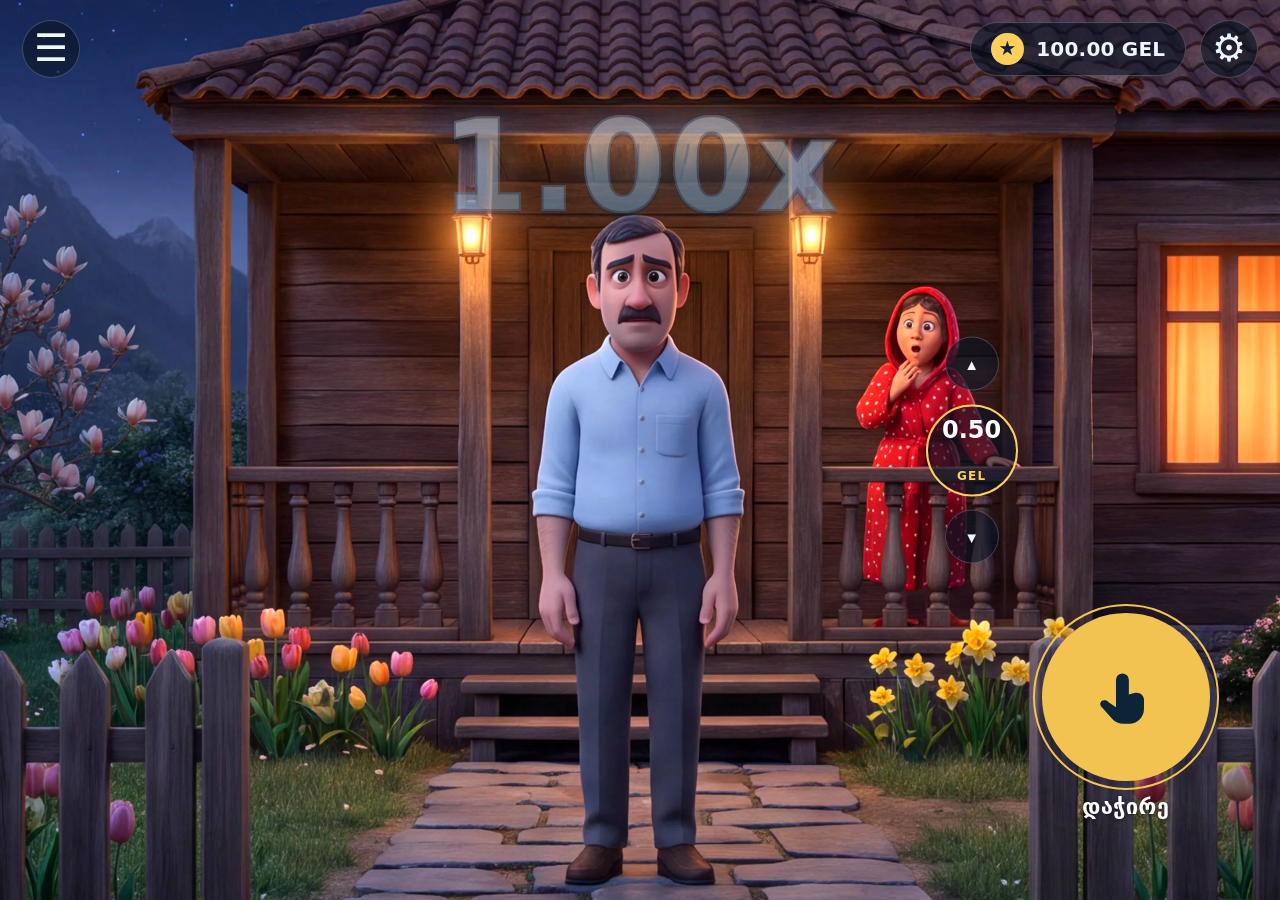
<file: index.html>
<!doctype html>
<!-- GitHub Pages ფესვში index.html-ს ეძებს, თამაში კი chrichina.html-ია (ეს სახელი
     დოკუმენტაციასა და ტესტებში ბევრგან წერია, ამიტომ არ გადავარქვით). ეს ფაილი
     მხოლოდ გადამისამართებაა — ლოკალურად მისი გახსნაც მუშაობს. -->
<html lang="ka">
<head>
<meta charset="utf-8">
<meta http-equiv="refresh" content="0; url=chrichina.html">
<link rel="canonical" href="chrichina.html">
<title>ჭრიჭინა</title>
<style>
  html,body{margin:0;height:100%;background:#0b1020;color:#eef6ff;
    font-family:'Segoe UI','Sylfaen','Noto Sans Georgian',system-ui,sans-serif;}
  body{display:grid;place-items:center;text-align:center;}
  a{color:#f3c352;}
</style>
</head>
<body>
  <p>იტვირთება… თუ ავტომატურად არ გადახვედი, <a href="chrichina.html">გახსენი ჭრიჭინა</a>.</p>
  <script>location.replace('chrichina.html');</script>
</body>
</html>
</file>
<file: chrichina.css>
/* ============================================================================
   ჭრიჭინა — სტილები
   ----------------------------------------------------------------------------
   აქ მხოლოდ *დისკრეტული, სცენარიანი* ვიზუალი ცხოვრობს: მდგომარეობის კლასები
   (#game.state-idle|pour|recover|frozen), სცენების crossfade, წვიმის ფენები,
   ყინულის ბეჭედი, მოდალები და portrait-განლაგება. ახალი სცენარიანი ეფექტი
   სჯობს აქ დაიწეროს კლასზე მიბმულად, ვიდრე JS-ში იანიმირდეს.

   უწყვეტი, კადრობრივი ეფექტები (მულტიპლიკატორის ტექსტი, cold/frost-ის
   გამჭვირვალობა, --rain, ცახცახი) chrichina.js-ის render()-ს ეკუთვნის.

   ⚠ .scene-ის `transform` აქ არასოდეს გაანიმირო: render() მას ყოველ კადრზე
   inline-ად წერს ცახცახისთვის, CSS @keyframes კი inline სტილს კასკადში ჯობნის
   და ცახცახს ჩუმად კლავს. ატმოსფერული დრიფტი სწორედ ამიტომ ცალკე
   `scale`/`translate` თვისებებზე ზის — ისინი transform-თან კომპოზირდება.

   დაკავშირებული ფაილები: chrichina.html (მარკაპი), chrichina.js (ლოგიკა).
   ============================================================================ */

:root{
  --gold:#ffcf5c;                    /* ფული: მონეტა, ბალანსი, Cash Out კონტური */
  --panel-blue:#0a3d66;
  /* ---- ბრტყელი UI ნაკრები: ყველა ღილაკი მხოლოდ აქედან იკვებება ----
     ფონი ფოტოა, ამიტომ „ბრტყელი“ აქ ნიშნავს მკვრივ ერთგვაროვან შევსებას
     + თმისოდენა კონტურს — გრადიენტების, ბეველებისა და glow-ის გარეშე.
     ორი აქცენტი: ოქრო = ფული/ფსონი, ყინული = მოქმედება/ჩართული. */
  --ui-fill:rgba(11,20,36,.62);      /* ჩვეულებრივი ღილაკი */
  --ui-fill-hi:rgba(17,30,52,.82);   /* დაჭერისას */
  --ui-line:rgba(255,255,255,.20);   /* კონტური */
  --ui-line-hi:rgba(255,255,255,.42);
  --ui-txt:#eef6ff;
  --ui-ink:#0b2438;                  /* მუქი ტექსტი ღია აქცენტზე */
  --ui-act:#f3c352;                  /* მთავარი მოქმედება (უმოქმედო) */
  --ui-act-hold:#bfe6ff;             /* მთავარი მოქმედება (გეჭირავს) */
  --ui-accent-d:#1668ad;             /* აქცენტი ღია ფონზე — მოდალი */
  /* მთავარი ღილაკის ზომა ერთ ადგილასაა: portrait-ში ქვედა სვეტი (ღილაკი →
     ფსონი → Cash Out) ამ მნიშვნელობიდან ითვლის თავის სართულებს, რომ ვიწრო
     ეკრანზე ერთმანეთს ვერასდროს გადააფარონ. */
  --btn:clamp(104px,20vmin,168px);
}
*{box-sizing:border-box; -webkit-tap-highlight-color:transparent;}
html,body{margin:0;height:100%;overflow:hidden;background:#0b1020;
  font-family:'Segoe UI','Sylfaen','Noto Sans Georgian',system-ui,sans-serif;
  user-select:none;-webkit-user-select:none;touch-action:none;}
#game{position:fixed;inset:0;overflow:hidden;}

/* ---------- სცენები (background layers, crossfade) ---------- */
#stage{position:absolute;inset:0;overflow:hidden;}
.scene{position:absolute;inset:-3%;background-size:cover;background-position:center;
  opacity:0;transition:opacity .7s ease,filter .6s ease;will-change:opacity,transform,scale;
  filter:brightness(1.1) saturate(1.08) contrast(1.02);}
.scene.on{opacity:1;}
/* ვიდეო ზუსტად ავსებს თავის .scene-ს, ანუ იმავე დრიფტსა და ფილტრებს იღებს, რაც ფონს.
   object-position ემთხვევა .scene-ის background-position-ს (იხ. portrait media query). */
.scenevid{position:absolute;inset:0;width:100%;height:100%;object-fit:cover;
  object-position:center;display:block;pointer-events:none;}

/* ატმოსფერული დრიფტი. scale/translate ცალკე თვისებებია და არა transform, რადგან
   render() transform-ს ყოველ კადრზე წერს ცახცახისთვის — ისინი კომპოზირდება, არ ეჯახება.
   ანიმაცია ოთხივე ფენას ადევს (და არა მარტო .on-ს), რომ crossfade-ის დროს ორივე
   მხარე ერთსა და იმავე მასშტაბზე იყოს. inset:-3% იძლევა საკმარის მარაგს. */
@keyframes sceneDrift{
  from{scale:1;translate:0 0;}
  to  {scale:1.045;translate:-.9% -.6%;}
}
@media (prefers-reduced-motion: no-preference){
  .scene{animation:sceneDrift 32s ease-in-out infinite alternate;}
}

/* ---------- ატმოსფერული overlays ---------- */
#ovCold{position:absolute;inset:0;pointer-events:none;opacity:0;
  background:radial-gradient(120% 90% at 30% 55%,rgba(120,200,255,0) 30%,rgba(80,160,240,.55) 100%);
  mix-blend-mode:screen;transition:opacity .3s linear;}
#ovFrost{position:absolute;inset:0;pointer-events:none;opacity:0;transition:opacity .6s ease;
  background:
    radial-gradient(130% 100% at 50% 50%,rgba(255,255,255,0) 45%,rgba(210,238,255,.75) 100%);}
#ovFrost::before{content:"";position:absolute;inset:0;
  background:linear-gradient(180deg,rgba(230,246,255,.6),rgba(230,246,255,0) 22%);}
#flash{position:absolute;inset:0;pointer-events:none;opacity:0;background:#fff;}
#flash.gold{background:radial-gradient(circle at 30% 55%,rgba(255,220,130,.9),rgba(255,200,90,0) 60%);}
/* width/height აუცილებელია: <canvas> replaced ელემენტია და აბსოლუტურ პოზიციაში
   `inset:0`-ს მარტო არ უსმენს — width:auto მის საკუთარ (300×150) ზომაზე რჩება,
   ანუ ტილო ეკრანის მარცხენა ზედა კუთხეში იკეცება და ყველა ნაწილაკი იქ ხატულობს. */
#fx{position:absolute;inset:0;width:100%;height:100%;pointer-events:none;}

/* ---------- წვიმა (სუფთა HTML/CSS, მხოლოდ pour-ის დროს) ---------- */
/* სამი ფენა = სიღრმე: შორეული წვრილი და ნელი, ახლობელი მსხვილი და სწრაფი.
   თითო ფენა ერთი div-ია — წვეთები radial-gradient-ის გამეორებული "ფილაა",
   ამიტომ ათასობით DOM-კვანძი არ გვჭირდება. */
#rain{position:absolute;inset:0;overflow:hidden;pointer-events:none;
  opacity:0;transition:opacity .6s ease;animation:rainGust 7s ease-in-out infinite;}
#game.state-pour #rain{opacity:1;}

/* ღრუბლიანი დაბინდვა უკანა ფონზე */
#rain::before{content:"";position:absolute;inset:0;
  background:radial-gradient(120% 90% at 50% 25%,rgba(8,26,54,0) 40%,rgba(8,24,50,.38) 100%);}
/* ნისლი მიწასთან */
#rain::after{content:"";position:absolute;left:0;right:0;bottom:0;height:26%;
  background:linear-gradient(180deg,rgba(190,225,255,0),rgba(190,225,255,.20));
  animation:rainMist 3.2s ease-in-out infinite;}

.rlayer{position:absolute;inset:-40% -30%;background-repeat:repeat;will-change:transform;}
/* --tilt = ქარის დახრა, --tile = ფილის სიმაღლე (ერთი ციკლის გადაადგილება) */
.rlayer.r1{--tilt:9deg;  --tile:120px; animation:rainFall .30s linear infinite;
  background-size:64px 120px;
  background-image:
    radial-gradient(.7px 7px at 10px 18px,rgba(205,235,255,.60),transparent),
    radial-gradient(.7px 6px at 32px 54px,rgba(205,235,255,.50),transparent),
    radial-gradient(.6px 6px at 52px 90px,rgba(205,235,255,.42),transparent),
    radial-gradient(.6px 5px at 20px 112px,rgba(205,235,255,.35),transparent);}
.rlayer.r2{--tilt:11deg; --tile:170px; animation:rainFall .22s linear infinite;
  background-size:96px 170px;
  background-image:
    radial-gradient(.9px 11px at 16px 26px,rgba(215,242,255,.80),transparent),
    radial-gradient(.9px 10px at 50px 76px,rgba(215,242,255,.68),transparent),
    radial-gradient(.85px 10px at 82px 126px,rgba(215,242,255,.58),transparent),
    radial-gradient(.8px 9px at 34px 156px,rgba(215,242,255,.50),transparent);}
/* ახლო ფენა თანდათან ძლიერდება — --rain-ს JS წერს wet-იდან */
.rlayer.r3{--tilt:13deg; --tile:260px; animation:rainFall .17s linear infinite;
  opacity:var(--rain,0);filter:blur(.6px);
  background-size:150px 260px;
  background-image:
    radial-gradient(1.2px 17px at 26px 40px,rgba(230,248,255,.95),transparent),
    radial-gradient(1.1px 16px at 88px 140px,rgba(230,248,255,.82),transparent),
    radial-gradient(1px 14px at 132px 230px,rgba(230,248,255,.68),transparent);}

@keyframes rainFall{
  from{transform:rotate(var(--tilt)) translate3d(0,0,0);}
  to  {transform:rotate(var(--tilt)) translate3d(0,var(--tile),0);}
}
@keyframes rainGust{0%,100%{transform:translateX(0);}50%{transform:translateX(1.5%);}}
@keyframes rainMist{0%,100%{opacity:.55;}50%{opacity:1;}}

/* წვიმის დროს სცენა ცივდება და მუქდება */
#game.state-pour .scene{filter:brightness(.93) saturate(.90) contrast(1.06) hue-rotate(-6deg);}

@media (prefers-reduced-motion:reduce){
  #rain,.rlayer{animation:none!important;}
}

/* ---------- ზედა ზოლი ---------- */
.top{position:absolute;top:0;left:0;right:0;z-index:20;display:flex;align-items:center;
  justify-content:space-between;padding:2.2vmin 2.4vmin;pointer-events:none;}
.iconbtn{pointer-events:auto;width:8.2vmin;height:8.2vmin;min-width:42px;min-height:42px;
  max-width:58px;max-height:58px;border-radius:50%;cursor:pointer;padding:0;
  border:1px solid var(--ui-line);background:var(--ui-fill);
  color:var(--ui-txt);font-size:4.2vmin;display:grid;place-items:center;line-height:1;
  transition:transform .12s,background .15s,border-color .15s;}
.iconbtn:active{transform:scale(.92);background:var(--ui-fill-hi);border-color:var(--ui-line-hi);}
.balpill{pointer-events:auto;display:flex;align-items:center;gap:1.4vmin;
  padding:1.1vmin 2.2vmin;border-radius:999px;border:1px solid var(--ui-line);
  background:var(--ui-fill);color:var(--ui-txt);
  font-weight:700;font-size:clamp(13px,3vmin,20px);letter-spacing:.01em;}
.balpill .star{width:3.6vmin;height:3.6vmin;min-width:20px;min-height:20px;border-radius:50%;
  background:var(--gold);display:grid;place-items:center;
  color:var(--ui-ink);font-size:2.2vmin;}
.top .right{display:flex;align-items:center;gap:1.6vmin;pointer-events:none;}

/* ---------- მულტიპლიკატორი ---------- */
#multWrap{position:absolute;z-index:16;top:11.5%;left:50%;transform:translateX(-50%);
  text-align:center;pointer-events:none;transition:transform .2s;}
#mult{font-weight:900;font-size:clamp(52px,14vmin,150px);line-height:1;letter-spacing:.01em;
  background:linear-gradient(180deg,#f2fbff,#cdecff 38%,#8fd0ff 68%,#4aa8f0);
  -webkit-background-clip:text;background-clip:text;color:transparent;
  -webkit-text-stroke:2px rgba(18,64,115,.5);
  filter:drop-shadow(0 3px 0 rgba(15,55,100,.55)) drop-shadow(0 0 26px rgba(130,205,255,.55));
  transition:opacity .3s;}
#mult.idle{opacity:.45;}

/* ---------- ფსონის სტეპერი (▲ / მონეტა / ▼) ---------- */
#betStrip{position:absolute;z-index:16;top:50%;right:20.5%;transform:translateY(-50%);
  display:flex;flex-direction:column;align-items:center;gap:1.5vmin;}
/* მონეტა ოქროს კონტურით — ერთადერთი ადგილი, სადაც ოქრო „ფულს“ ნიშნავს */
.coin{width:12vmin;height:12vmin;min-width:60px;min-height:60px;max-width:92px;max-height:92px;
  border-radius:50%;display:grid;place-items:center;position:relative;
  border:2px solid var(--gold);background:var(--ui-fill);
  transition:opacity .2s,border-color .2s,background .2s;}
.coin .amt{font-weight:800;color:#fff;font-size:clamp(14px,3.3vmin,24px);line-height:1;}
.coin .cur{font-weight:600;color:var(--gold);font-size:clamp(8px,1.7vmin,12px);margin-top:.4vmin;
  letter-spacing:.1em;}
/* ბალანსი ფსონზე ნაკლებია — მონეტა უბრალოდ ჩამქრალი და ნეიტრალურკონტურიანი ხდება */
.coin.poor{opacity:.4;border-color:var(--ui-line);}
.coin.poor .cur{color:var(--ui-txt);}
.stepBtn{width:7vmin;height:7vmin;min-width:34px;min-height:34px;max-width:54px;max-height:54px;
  border-radius:50%;cursor:pointer;padding:0;display:grid;place-items:center;
  border:1px solid var(--ui-line);color:var(--ui-txt);
  font-size:clamp(10px,2vmin,15px);line-height:1;background:var(--ui-fill);
  transition:transform .12s,background .15s,border-color .15s,opacity .2s;}
.stepBtn:active{transform:scale(.9);background:var(--ui-fill-hi);border-color:var(--ui-line-hi);}
.stepBtn:disabled{opacity:.22;cursor:default;pointer-events:none;}
#betUp::before{content:"\25B2";}
#betDown::before{content:"\25BC";}

/* ---------- Cash Out — ჩარჩოს გარეშე, მხოლოდ ცოცხალი თანხა ----------
   ყოფილი „ყინულის ბარათი“ (მინის ფონი, თეთრი კონტური და ::after-ის სოსულები,
   რომლებიც ქვემოთ თეთრი შტრიხების რიგად იკითხებოდა) მოხსნილია. რჩება მხოლოდ
   ციფრი — იგივე ლოგიკა, რაც მოგების #float-ს აქვს, ოღონდ ცივი ფერით. */
/* ---------- Cash Out — ოქროსკონტურიანი ბარათი, ფსონის მონეტის ენაზე ----------
   სიგანე განზრახ არ არის მითითებული: აბსოლუტური ელემენტი შიგთავსზე იკუმშება და,
   რადგან მარჯვნიდანაა მიმაგრებული, დიდი თანხისას მარცხნივ იზრდება — ანუ
   „3000.00 GEL“-საც კი ვერასდროს გასცდება ეკრანის კიდეს. */
/* landscape-ში ბარათი ფსონის სვეტის ზემოთ დგას (ძველ top:31%-ზე მას ეჯახებოდა,
   რაც ჩარჩოს გარეშე თითქმის არ ჩანდა) — ზუსტად იმ კუთხეში, რომელიც ლოგოს
   წაშლამ გაათავისუფლა, ბალანსის pill-ის ქვეშ. */
#cashPanel{position:absolute;z-index:16;top:11%;right:1.8%;
  padding:1.5vmin 2.8vmin 1.8vmin;border-radius:14px;text-align:center;pointer-events:none;
  border:2px solid var(--gold);background:var(--ui-fill);
  opacity:0;transform:translateY(-6px);transition:opacity .35s,transform .35s;}
#cashPanel.show{opacity:1;transform:none;}
#cashPanel .lbl{font-weight:600;color:var(--gold);letter-spacing:.16em;
  font-size:clamp(9px,1.9vmin,13px);text-transform:uppercase;}
#cashVal{font-weight:800;font-size:clamp(24px,5.4vmin,40px);line-height:1.1;
  white-space:nowrap;color:#fff;margin-top:.3vmin;}

/* ---------- მთავარი ღილაკი ---------- */
#btnWrap{position:absolute;z-index:17;right:5.5%;bottom:9%;text-align:center;}
/* ერთი ბრტყელი დისკი. ფერი თავად არის მდგომარეობა: ოქრო = დააჭირე,
   ყინული = გიჭირავს. ხატულა მუქია, რომ ორივე ღია ფონზე იკითხებოდეს. */
#btnMain{width:var(--btn);height:var(--btn);
  border-radius:50%;cursor:pointer;position:relative;border:none;padding:0;
  background:var(--ui-act);display:grid;place-items:center;
  transition:transform .12s,background .25s;}
/* ერთადერთი დეკორაცია — თხელი გარე რგოლი, უჩრდილოდ */
#btnMain::before{content:"";position:absolute;inset:-9px;border-radius:50%;
  border:2px solid var(--ui-act);animation:ring 2.6s ease-in-out infinite;}
@keyframes ring{0%,100%{opacity:.30;transform:scale(1);}50%{opacity:.75;transform:scale(1.05);}}
#btnMain svg{width:46%;height:46%;fill:var(--ui-ink);transition:fill .25s;}
#btnMain:active,#btnMain.held{transform:scale(.94);background:var(--ui-act-hold);}
#btnMain.held svg{fill:var(--panel-blue);}
/* გეჭირავს — რგოლი წყვეტს პულსირებას და მყარ ყინულის კონტურად რჩება */
#btnMain.held::before{animation:none;opacity:1;border-color:var(--ui-act-hold);}
#btnLbl{margin-top:1.4vmin;font-weight:700;color:#fff;font-size:clamp(13px,3vmin,22px);
  letter-spacing:.01em;text-shadow:0 1px 4px rgba(0,0,0,.65);}

/* ---------- გაიყინა stamp + reset ---------- */
/* transition ბაზისურ წესზეა და არა .show-ზე: კლასის მოხსნისას ელემენტი ბაზისს
   უბრუნდება და, თუ transition იქ არ წერია, ბეჭედი უცებ ქრება fade-ის გარეშე. */
#stamp{position:absolute;z-index:19;top:34%;left:50%;transform:translate(-50%,-50%) rotate(-9deg) scale(.4);
  opacity:0;pointer-events:none;font-weight:900;font-size:clamp(40px,12vmin,120px);
  color:#eaf9ff;-webkit-text-stroke:3px #3f9ae8;
  text-shadow:0 0 30px rgba(140,210,255,.9),0 6px 0 rgba(30,90,150,.5);
  transition:opacity .35s ease,transform .45s cubic-bezier(.2,1.5,.4,1);}
#stamp.show{opacity:1;transform:translate(-50%,-50%) rotate(-9deg) scale(1);}
/* ---------- მოგება: დიდი ციფრი, ჩარჩოს გარეშე, ბალანსისკენ გაფრენით ----------
   ჩარჩო/პანელი აღარაა — თანხა ჯერ ცენტრში ამოხტება, შემდეგ ბალანსის pill-ისკენ
   მიფრინავს და იქ ქრება. ფრენის ვექტორს (--fx/--fy) JS წერს ცოცხალი
   getBoundingClientRect-ებიდან, ამიტომ landscape-შიც და portrait-შიც ზუსტად
   pill-ს ხვდება, მიუხედავად იმისა, სად გადაიწია მან media query-მ. */
#float{position:absolute;z-index:19;left:50%;top:52%;transform:translate(-50%,-50%);
  font-weight:800;font-size:clamp(30px,9vmin,80px);line-height:1;white-space:nowrap;
  color:#ffd76a;text-shadow:0 3px 14px rgba(0,0,0,.55),0 0 2px rgba(0,0,0,.3);
  opacity:0;pointer-events:none;will-change:transform,opacity;}
/* ორი პარალელური ანიმაცია: მოძრაობა და გაქრობა ცალ-ცალკე დროზე დგას.
   ერთ keyframes-ში რომ ყოფილიყო, გაქრობაც ფრენის ეასინგს დაემორჩილებოდა და
   ციფრი გზის შუაზე იკითხებადობას კარგავდა. */
#float.play{animation:floatFly 1.5s cubic-bezier(.25,.85,.4,1) forwards,
                      floatFade 1.5s linear forwards;}
@keyframes floatFly{
  0%  {transform:translate(-50%,-50%) scale(.5);}
  12% {transform:translate(-50%,-50%) scale(1.14);}
  24% {transform:translate(-50%,-50%) scale(1);}
  /* მოსვენება — რომ ციფრი წაიკითხო, მერე აჩქარებით მიფრინდეს */
  46% {transform:translate(-50%,-50%) scale(1);
       animation-timing-function:cubic-bezier(.55,0,.85,.45);}
  100%{transform:translate(-50%,-50%) translate(var(--fx,0px),var(--fy,-60px)) scale(.3);}
}
@keyframes floatFade{
  0%{opacity:0;} 10%,80%{opacity:1;} 100%{opacity:0;}
}
/* დაჯდომისას ბალანსი ერთხელ „აიღებს სუნთქვას“ */
@keyframes balHit{0%,100%{transform:scale(1);}38%{transform:scale(1.11);}}
.balpill.hit{animation:balHit .42s ease-out;}

/* ---------- toast (no funds) ---------- */
#toast{position:absolute;z-index:22;left:50%;top:24%;transform:translateX(-50%);
  background:rgba(20,30,50,.9);color:#ffd9d0;border:1px solid rgba(255,150,140,.5);
  padding:1.4vmin 3vmin;border-radius:12px;font-weight:700;font-size:clamp(12px,2.6vmin,17px);
  opacity:0;pointer-events:none;transition:opacity .3s;white-space:nowrap;}
#toast.show{opacity:1;}

/* ---------- modal / popover ---------- */
.scrim{position:absolute;inset:0;z-index:30;background:rgba(6,10,22,.55);
  display:none;place-items:center;padding:5vmin;
  -webkit-backdrop-filter:blur(2px);backdrop-filter:blur(2px);}
.scrim.show{display:grid;}
/* body-ს touch-action:none აქვს (თამაშისთვის), რაც ფურცლის გადაფურცვლასაც ბლოკავს —
   დაბალ ეკრანზე გრძელი ტექსტი მიუწვდომელი რჩებოდა. აქ ვერტიკალს ვაბრუნებთ. */
.sheet{touch-action:pan-y;-webkit-overflow-scrolling:touch;
  width:min(92vw,460px);max-height:86vh;overflow:auto;border-radius:18px;
  border:2px solid #f0d9a0;color:#3a2814;
  background:linear-gradient(180deg,#fff6e6,#f3e3c6);
  box-shadow:0 20px 60px rgba(0,0,0,.6);padding:5vmin 5.5vmin;}
.sheet h2{margin:.2em 0 .6em;font-size:clamp(20px,5vmin,30px);color:#7a4a10;}
.sheet p,.sheet li{font-size:clamp(13px,3vmin,17px);line-height:1.5;margin:.5em 0;}
.sheet ol{padding-left:1.2em;}
.row{display:flex;align-items:center;justify-content:space-between;gap:2vmin;
  padding:1.4vmin 0;border-top:1px solid rgba(120,80,30,.2);}
/* მოდალის ფურცელი ღიაა, ამიტომ აქ აქცენტის მუქი ვარიანტი მუშაობს */
.btn{cursor:pointer;border:none;border-radius:10px;padding:1.5vmin 3.2vmin;font-weight:700;
  font-size:clamp(13px,3vmin,17px);color:#fff;background:var(--ui-accent-d);
  transition:transform .12s,opacity .15s;}
.btn.ghost{background:transparent;color:var(--ui-accent-d);
  border:1.5px solid var(--ui-accent-d);padding:calc(1.5vmin - 1.5px) calc(3.2vmin - 1.5px);}
.btn:active{transform:scale(.97);opacity:.85;}
.toggle{width:56px;height:30px;border-radius:999px;border:none;cursor:pointer;position:relative;
  background:rgba(58,40,20,.22);transition:background .2s;}
.toggle.on{background:var(--ui-accent-d);}
.toggle::after{content:"";position:absolute;top:3px;left:3px;width:24px;height:24px;border-radius:50%;
  background:#fff;transition:left .2s;}
.toggle.on::after{left:29px;}
.closeX{float:right;cursor:pointer;font-size:5vmin;line-height:.6;color:#7a4a10;
  border:none;background:none;opacity:.65;transition:opacity .15s;}
.closeX:active{opacity:1;}

/* ---------- portrait / mobile ---------- */
@media (orientation:portrait){
  /* კაცი ახალ სცენებში კადრის ცენტრშია (ძველებში მარცხნივ იდგა და 36% მასზე იყო
     მიმართული) — ჰორიზონტალურად ცენტრი გვჭირდება, ვერტიკალურად ოდნავ ზემოთ. */
  .scene{background-position:50% 42%;}
  .scenevid{object-position:50% 42%;}
  /* ზედა ზოლი — აბსოლუტურად, რომ gear ყოველთვის ეტევოდეს */
  .top{display:block;padding:0;}
  #menuBtn{position:absolute;top:2.4vmin;left:3.5vw;}
  #gearBtn{position:absolute;top:2.4vmin;right:3.5vw;}
  .top .right{position:static;}
  .balpill{position:absolute;top:3.2vmin;right:calc(3.5vw + 13vmin);
    font-size:clamp(12px,3.6vw,16px);}
  /* ქვედა სვეტი სამსართულიანია და თითოეული სართული წინაზე დგას:
     ღილაკი (--btn + წარწერა) → ფსონის რიგი (--coin) → Cash Out.
     ადრე #betStrip ეკრანის სიმაღლის პროცენტით იდგა (bottom:23%), ღილაკის
     ზომა კი vmin-ია — ვიწრო და დაბალ ეკრანზე ისინი ერთმანეთს აწვებოდნენ.
     clamp-ები ზუსტად იმეორებს ელემენტების ფაქტობრივ ზომებს, რომ ანგარიში
     min/max ზღვრებზეც არ აცდეს. */
  :root{
    --btn:clamp(104px,26vmin,168px);
    --coin:clamp(60px,17vw,82px);
    --row-bet:calc(4.5% + var(--btn) + 10vmin);
    --row-cash:calc(var(--row-bet) + var(--coin) + 5vmin);
  }
  #multWrap{top:15.5%;}
  #mult{font-size:clamp(46px,17vw,92px);}
  #cashPanel{top:auto;bottom:var(--row-cash);right:auto;left:50%;
    transform:translateX(-50%);}
  #cashPanel.show{transform:translateX(-50%);}
  #cashVal{font-size:clamp(28px,8vw,44px);}
  #betStrip{flex-direction:row;top:auto;bottom:var(--row-bet);right:auto;left:50%;
    transform:translateX(-50%);gap:3.4vw;align-items:center;}
  .coin{width:var(--coin);height:var(--coin);}
  /* ჰორიზონტალურ რიგში ისრები გვერდებზეა: ◀ მონეტა ▶ */
  .stepBtn{width:11vw;height:11vw;max-width:52px;max-height:52px;
    font-size:clamp(11px,3vw,16px);}
  #betDown{order:1;} #betCoin{order:2;} #betUp{order:3;}
  #betUp::before{content:"\25B6";}
  #betDown::before{content:"\25C0";}
  #btnWrap{right:auto;left:50%;transform:translateX(-50%);bottom:4.5%;}
  #float{left:50%;top:44%;}
  #stamp{top:30%;}
}
</file>
